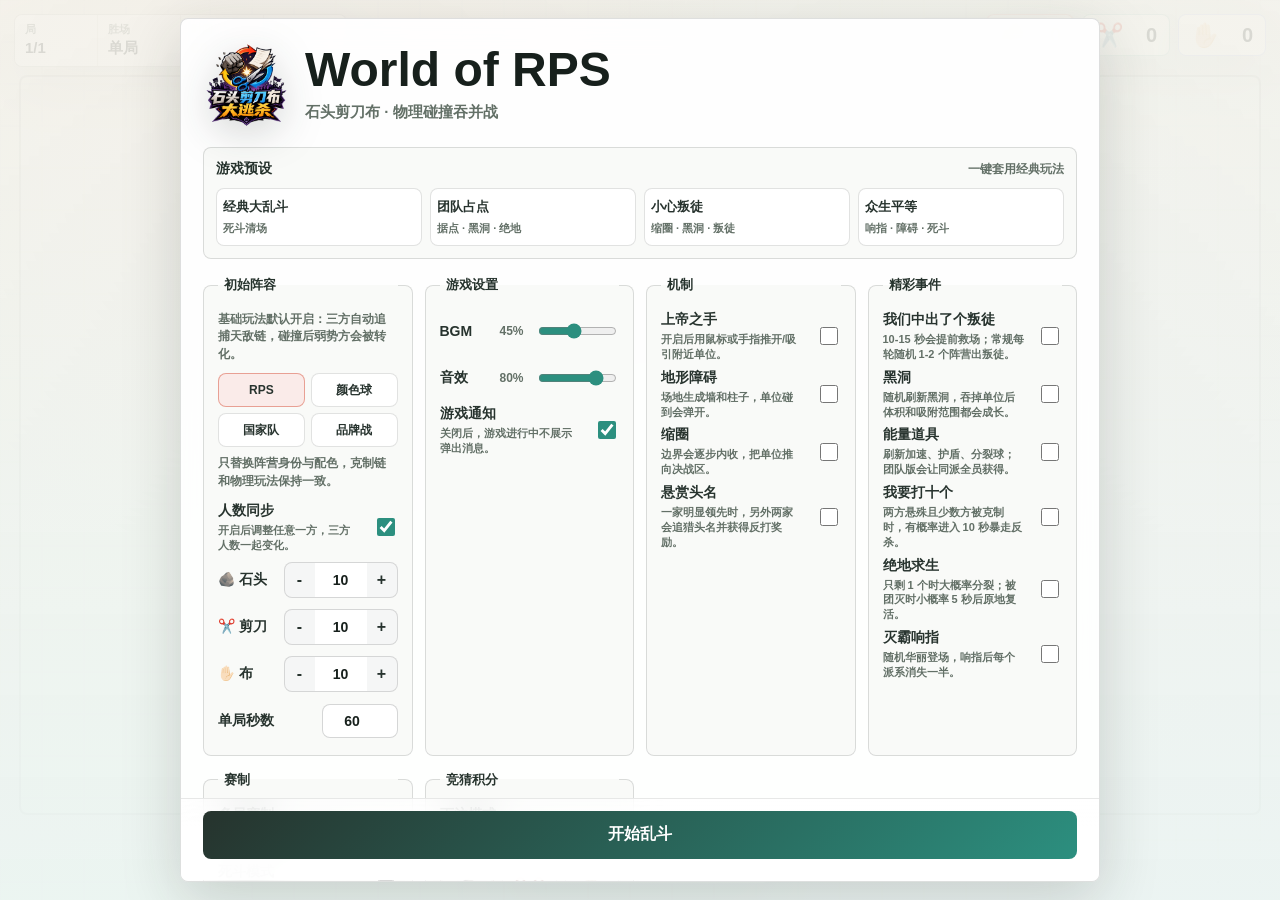
<file: index.html>
<!DOCTYPE html>
<html lang="zh-CN">
<head>
  <meta charset="UTF-8">
  <meta name="viewport" content="width=device-width, initial-scale=1.0, user-scalable=no">
  <title>World of RPS</title>
  <link rel="icon" type="image/png" href="assets/logo.png">
  <link rel="stylesheet" href="css/styles.css">
</head>
<body>
  <main id="app">
    <canvas id="game" aria-label="World of RPS"></canvas>

    <section id="hud" class="hud" aria-live="polite">
      <div class="round-panel">
        <div class="round-stat">
          <span>局</span>
          <strong><b id="round-index">1</b>/<b id="round-total">3</b></strong>
        </div>
        <div class="round-stat">
          <span>胜场</span>
          <strong id="match-score">0 · 0 · 0</strong>
        </div>
        <div class="round-stat">
          <span>时间</span>
          <strong id="timer">60.0</strong>
        </div>
        <div class="round-stat">
          <span>积分</span>
          <strong id="bank">1000</strong>
        </div>
      </div>

      <div class="scoreboard">
        <div class="score-pill rock">
          <span class="score-emoji" data-type-emoji="0">🪨</span>
          <strong id="s-rock">0</strong>
        </div>
        <div class="score-pill scissors">
          <span class="score-emoji" data-type-emoji="1">✂️</span>
          <strong id="s-scissors">0</strong>
        </div>
        <div class="score-pill paper">
          <span class="score-emoji" data-type-emoji="2">✋🏻</span>
          <strong id="s-paper">0</strong>
        </div>
      </div>
    </section>

    <aside id="event-feed" class="event-feed" aria-live="polite"></aside>

    <div id="ten-fight-bar" class="ten-fight-bar hidden" aria-live="polite">
      <span id="ten-fight-bar-fill"></span>
      <strong id="ten-fight-time">暴走 10.0s</strong>
    </div>

    <nav class="tool-dock" aria-label="控制">
      <button class="tool-btn field-tool active hidden" id="push-tool" type="button" data-field-mode="push" title="推开附近单位">↗</button>
      <button class="tool-btn field-tool hidden" id="pull-tool" type="button" data-field-mode="pull" title="吸引附近单位">↙</button>
      <button class="tool-btn" id="sound-toggle" type="button" title="音效开关">🔊</button>
      <button class="tool-btn" id="settings-toggle" type="button" title="游戏设置">⚙</button>
      <button class="tool-btn wide" id="god-hand-toggle" type="button">上帝之手</button>
      <button class="tool-btn wide hidden" id="home-btn" type="button">回首页</button>
      <button class="tool-btn wide" id="pause-toggle" type="button">暂停</button>
    </nav>

    <section id="settings-panel" class="settings-panel hidden" aria-label="游戏设置">
      <div class="settings-head">
        <strong>游戏设置</strong>
        <button id="settings-close" class="settings-close" type="button" title="关闭">×</button>
      </div>
      <label class="range-row">
        <span>BGM <strong data-volume-value="bgm">45%</strong></span>
        <input id="live-bgm-volume" type="range" min="0" max="100" value="45" step="1">
      </label>
      <label class="range-row">
        <span>音效 <strong data-volume-value="sfx">80%</strong></span>
        <input id="live-sfx-volume" type="range" min="0" max="100" value="80" step="1">
      </label>
      <label class="switch-row settings-switch">
        <span>
          游戏通知
          <small>控制游戏进行中的弹出消息。</small>
        </span>
        <input id="live-notifications" type="checkbox" checked>
      </label>
    </section>

    <section id="start-screen" class="screen">
      <div class="setup-modal">
        <div class="brand-row">
          <img class="brand-mark" id="brand-mark" src="assets/logo.png" alt="World of RPS">
          <div>
            <h1>World of RPS</h1>
            <p id="brand-subtitle">石头剪刀布 · 物理碰撞吞并战</p>
          </div>
        </div>

        <section class="preset-panel" aria-label="游戏预设">
          <div class="preset-head">
            <strong>
              <span class="preset-title-desktop">游戏预设</span>
              <span class="preset-title-mobile">经典战役</span>
            </strong>
            <span>一键套用经典玩法</span>
          </div>
          <div class="preset-grid">
            <button type="button" data-preset="classic">
              <strong>经典大乱斗</strong>
              <span>死斗清场</span>
            </button>
            <button type="button" data-preset="zones">
              <strong>团队占点</strong>
              <span>据点 · 黑洞 · 绝地</span>
            </button>
            <button type="button" data-preset="traitor">
              <strong>小心叛徒</strong>
              <span>缩圈 · 黑洞 · 叛徒</span>
            </button>
            <button type="button" data-preset="equality">
              <strong>众生平等</strong>
              <span>响指 · 障碍 · 死斗</span>
            </button>
          </div>
        </section>

        <div class="setup-grid">
          <fieldset class="setup-group" data-setup-group="lineup">
            <legend>
              <button class="setup-toggle" type="button" aria-expanded="false">
                <span>初始阵容</span>
                <small data-setup-summary="lineup">RPS · 10/10/10 · 60秒</small>
              </button>
            </legend>
            <p class="setup-help">基础玩法默认开启：三方自动追捕天敌链，碰撞后弱势方会被转化。</p>
            <div class="theme-row" aria-label="阵营主题">
              <button type="button" class="active" data-theme="rps">RPS</button>
              <button type="button" data-theme="colors">颜色球</button>
              <button type="button" data-theme="countries">国家队</button>
              <button type="button" data-theme="brands">品牌战</button>
            </div>
            <p class="setup-help theme-help">只替换阵营身份与配色，克制链和物理玩法保持一致。</p>
            <label class="text-row custom-name-row hidden">
              <span><span data-type-emoji="0">🪨</span> 名称</span>
              <input id="cfg-name-0" type="text" value="石头" maxlength="12">
            </label>
            <label class="text-row custom-name-row hidden">
              <span><span data-type-emoji="1">✂️</span> 名称</span>
              <input id="cfg-name-1" type="text" value="剪刀" maxlength="12">
            </label>
            <label class="text-row custom-name-row hidden">
              <span><span data-type-emoji="2">✋🏻</span> 名称</span>
              <input id="cfg-name-2" type="text" value="布" maxlength="12">
            </label>
            <label class="switch-row count-sync-row">
              <span>
                人数同步
                <small>开启后调整任意一方，三方人数一起变化。</small>
              </span>
              <input id="cfg-sync-counts" type="checkbox" checked>
            </label>
            <label class="number-row">
              <span><span data-type-emoji="0">🪨</span> <span data-type-label="0">石头</span></span>
              <div class="count-stepper">
                <button type="button" data-count-step="-1" data-count-target="cfg-rock" aria-label="减少石头人数">-</button>
                <input id="cfg-rock" type="number" value="10" min="3" max="60">
                <button type="button" data-count-step="1" data-count-target="cfg-rock" aria-label="增加石头人数">+</button>
              </div>
            </label>
            <label class="number-row">
              <span><span data-type-emoji="1">✂️</span> <span data-type-label="1">剪刀</span></span>
              <div class="count-stepper">
                <button type="button" data-count-step="-1" data-count-target="cfg-scissors" aria-label="减少剪刀人数">-</button>
                <input id="cfg-scissors" type="number" value="10" min="3" max="60">
                <button type="button" data-count-step="1" data-count-target="cfg-scissors" aria-label="增加剪刀人数">+</button>
              </div>
            </label>
            <label class="number-row">
              <span><span data-type-emoji="2">✋🏻</span> <span data-type-label="2">布</span></span>
              <div class="count-stepper">
                <button type="button" data-count-step="-1" data-count-target="cfg-paper" aria-label="减少布人数">-</button>
                <input id="cfg-paper" type="number" value="10" min="3" max="60">
                <button type="button" data-count-step="1" data-count-target="cfg-paper" aria-label="增加布人数">+</button>
              </div>
            </label>
            <label class="number-row">
              <span>单局秒数</span>
              <input id="cfg-duration" type="number" value="60" min="10" max="300" step="5">
            </label>
          </fieldset>

          <fieldset class="setup-group" data-setup-group="settings">
            <legend>
              <button class="setup-toggle" type="button" aria-expanded="false">
                <span>游戏设置</span>
                <small data-setup-summary="settings">BGM 45% · 音效 80%</small>
              </button>
            </legend>
            <label class="range-row">
              <span>BGM <strong data-volume-value="bgm">45%</strong></span>
              <input id="cfg-bgm-volume" type="range" min="0" max="100" value="45" step="1">
            </label>
            <label class="range-row">
              <span>音效 <strong data-volume-value="sfx">80%</strong></span>
              <input id="cfg-sfx-volume" type="range" min="0" max="100" value="80" step="1">
            </label>
            <label class="switch-row">
              <span>
                游戏通知
                <small>关闭后，游戏进行中不展示弹出消息。</small>
              </span>
              <input id="cfg-notifications" type="checkbox" checked>
            </label>
          </fieldset>

          <fieldset class="setup-group" data-setup-group="mechanics">
            <legend>
              <button class="setup-toggle" type="button" aria-expanded="false">
                <span>机制</span>
                <small data-setup-summary="mechanics">默认</small>
              </button>
            </legend>
            <label class="switch-row">
              <span>
                上帝之手
                <small>开启后用鼠标或手指推开/吸引附近单位。</small>
              </span>
              <input id="opt-god-hand" type="checkbox">
            </label>
            <label class="switch-row">
              <span>
                地形障碍
                <small>场地生成墙和柱子，单位碰到会弹开。</small>
              </span>
              <input id="opt-obstacles" type="checkbox">
            </label>
            <label class="switch-row">
              <span>
                缩圈
                <small>边界会逐步内收，把单位推向决战区。</small>
              </span>
              <input id="opt-shrink" type="checkbox">
            </label>
            <label class="switch-row">
              <span>
                悬赏头名
                <small>一家明显领先时，另外两家会追猎头名并获得反打奖励。</small>
              </span>
              <input id="opt-bounty" type="checkbox">
            </label>
          </fieldset>

          <fieldset class="setup-group" data-setup-group="events">
            <legend>
              <button class="setup-toggle" type="button" aria-expanded="false">
                <span>精彩事件</span>
                <small data-setup-summary="events">默认</small>
              </button>
            </legend>
            <label class="switch-row">
              <span>
                我们中出了个叛徒
                <small>10-15 秒会提前救场；常规每轮随机 1-2 个阵营出叛徒。</small>
              </span>
              <input id="opt-traitor" type="checkbox">
            </label>
            <label class="switch-row">
              <span>
                黑洞
                <small>随机刷新黑洞，吞掉单位后体积和吸附范围都会成长。</small>
              </span>
              <input id="opt-black-hole" type="checkbox">
            </label>
            <label class="switch-row">
              <span>
                能量道具
                <small>刷新加速、护盾、分裂球；团队版会让同派全员获得。</small>
              </span>
              <input id="opt-powerups" type="checkbox">
            </label>
            <label class="switch-row">
              <span>
                我要打十个
                <small>两方悬殊且少数方被克制时，有概率进入 10 秒暴走反杀。</small>
              </span>
              <input id="opt-ten-fight" type="checkbox">
            </label>
            <label class="switch-row">
              <span>
                绝地求生
                <small>只剩 1 个时大概率分裂；被团灭时小概率 5 秒后原地复活。</small>
              </span>
              <input id="opt-last-stand" type="checkbox">
            </label>
            <label class="switch-row">
              <span>
                灭霸响指
                <small>随机华丽登场，响指后每个派系消失一半。</small>
              </span>
              <input id="opt-thanos" type="checkbox">
            </label>
          </fieldset>

          <fieldset class="setup-group" data-setup-group="format">
            <legend>
              <button class="setup-toggle" type="button" aria-expanded="false">
                <span>赛制</span>
                <small data-setup-summary="format">单局</small>
              </button>
            </legend>
            <label class="switch-row">
              <span>
                多局赛制
                <small>开启后打三局两胜或五局三胜，胜方下局削弱。</small>
              </span>
              <input id="opt-tournament" type="checkbox">
            </label>
            <label class="switch-row">
              <span>
                死斗模式
                <small>无视倒计时，直到一方完全霸屏才结束。</small>
              </span>
              <input id="opt-deathmatch" type="checkbox">
            </label>
            <label class="switch-row">
              <span>
                据点争夺
                <small>场上出现 3 个占领区，先拿到目标分也能获胜。</small>
              </span>
              <input id="opt-zones" type="checkbox">
            </label>
            <div class="option-controls disabled" id="tournament-controls">
              <div class="segmented" id="match-length">
                <button type="button" class="active" data-best-of="3">三局两胜</button>
                <button type="button" data-best-of="5">五局三胜</button>
              </div>
              <label class="number-row">
                <span>胜方削弱</span>
                <input id="cfg-penalty" type="number" value="5" min="0" max="20">
              </label>
            </div>
          </fieldset>

          <fieldset class="setup-group" data-setup-group="betting">
            <legend>
              <button class="setup-toggle" type="button" aria-expanded="false">
                <span>竞猜积分</span>
                <small data-setup-summary="betting">未开</small>
              </button>
            </legend>
            <label class="switch-row">
              <span>
                下注模式
                <small>开局先选择支持选手，3·2·1 倒计时后开战。</small>
              </span>
              <input id="opt-betting" type="checkbox">
            </label>
            <div class="option-controls disabled" id="betting-controls">
              <div class="bet-buttons" id="bet-buttons">
              <button type="button" class="bet-card active" data-pick="0">
                <span data-type-emoji="0">🪨</span>
                <strong id="odds-rock">x2.00</strong>
              </button>
              <button type="button" class="bet-card" data-pick="1">
                <span data-type-emoji="1">✂️</span>
                <strong id="odds-scissors">x2.00</strong>
              </button>
              <button type="button" class="bet-card" data-pick="2">
                <span data-type-emoji="2">✋🏻</span>
                <strong id="odds-paper">x2.00</strong>
              </button>
              </div>
              <label class="number-row">
                <span>押注</span>
                <input id="cfg-stake" type="number" value="100" min="0" max="1000" step="25">
              </label>
            </div>
          </fieldset>
        </div>

        <div class="setup-actions">
          <button id="start-btn" class="primary-btn" type="button">开始乱斗</button>
          <button id="room-btn" class="secondary-btn" type="button" hidden>竞猜房间</button>
        </div>
      </div>
    </section>

    <section id="bet-screen" class="screen hidden">
      <div class="bet-modal">
        <h2>石头剪刀布大作战</h2>
        <p>请选择你支持的选手</p>
        <div class="intro-picks">
          <button type="button" class="intro-pick active" data-intro-pick="0">
            <span data-type-emoji="0">🪨</span>
            <strong data-type-label="0">石头</strong>
          </button>
          <button type="button" class="intro-pick" data-intro-pick="1">
            <span data-type-emoji="1">✂️</span>
            <strong data-type-label="1">剪刀</strong>
          </button>
          <button type="button" class="intro-pick" data-intro-pick="2">
            <span data-type-emoji="2">✋🏻</span>
            <strong data-type-label="2">布</strong>
          </button>
        </div>
        <div id="intro-summary" class="intro-summary" aria-label="本局设置"></div>
        <div id="bet-countdown" class="bet-countdown">3</div>
        <button id="intro-skip-btn" class="secondary-btn intro-skip-btn" type="button">直接开始</button>
      </div>
    </section>

    <section id="thanos-screen" class="thanos-screen hidden" aria-live="assertive">
      <div class="thanos-card">
        <img src="assets/thanos.png" alt="灭霸响指">
        <div class="thanos-copy">
          <strong>灭霸响指</strong>
          <span>所有派系消失一半</span>
        </div>
      </div>
    </section>

    <section id="ten-fight-screen" class="ten-fight-screen hidden" aria-live="assertive">
      <div class="ten-fight-copy">
        <strong id="ten-fight-title">触发了「我要打十个」！</strong>
        <span id="ten-fight-subtext">10 秒反杀窗口开启</span>
      </div>
    </section>

    <section id="result-screen" class="screen hidden">
      <div class="result-modal">
        <div id="winner-emoji" class="winner-emoji">🪨</div>
        <h2 id="winner-text">石头胜利</h2>
        <p id="winner-subtext">本局结算</p>
        <div id="next-bet-panel" class="next-bet-panel hidden">
          <div class="mini-title">下一局竞猜</div>
          <div class="bet-buttons compact" id="next-bet-buttons">
            <button type="button" class="bet-card active" data-pick="0">
              <span data-type-emoji="0">🪨</span>
              <strong id="next-odds-rock">x2.00</strong>
            </button>
            <button type="button" class="bet-card" data-pick="1">
              <span data-type-emoji="1">✂️</span>
              <strong id="next-odds-scissors">x2.00</strong>
            </button>
            <button type="button" class="bet-card" data-pick="2">
              <span data-type-emoji="2">✋🏻</span>
              <strong id="next-odds-paper">x2.00</strong>
            </button>
          </div>
          <label class="number-row next-stake-row">
            <span>押注</span>
            <input id="next-stake" type="number" value="100" min="0" max="1000" step="25">
          </label>
        </div>
        <div class="result-actions">
          <button id="report-btn" class="secondary-btn" type="button">查看战报</button>
          <button id="next-round-btn" class="primary-btn" type="button">下一局</button>
          <button id="restart-btn" class="secondary-btn" type="button">重新开赛</button>
        </div>
      </div>
    </section>

    <section id="report-screen" class="report-screen hidden" aria-label="赛后战报">
      <div class="report-card">
        <button id="report-close" class="report-close" type="button" title="关闭">×</button>
        <div class="report-head">
          <span>赛后战报</span>
          <strong>Battle Report</strong>
        </div>
        <section class="report-section">
          <h2>战局叙述</h2>
          <div id="report-text" class="report-text"></div>
        </section>
        <section class="report-section">
          <h2>人数变化</h2>
          <canvas id="report-chart" class="report-chart" aria-label="人数变化曲线"></canvas>
        </section>
        <section class="report-section">
          <h2>MVP 统计</h2>
          <div id="report-mvp" class="report-mvp"></div>
        </section>
      </div>
    </section>

    <section id="room-screen" class="room-screen hidden" aria-label="竞猜房间">
      <div class="room-card">
        <button id="room-exit" class="room-close" type="button" title="退出">×</button>
        <div id="room-name-panel" class="room-panel">
          <div class="room-kicker">竞猜房间</div>
          <h2>输入昵称进入房间</h2>
          <p id="room-status" class="room-status">留空房间号会自动创建；输入房间号可加入朋友的房间。</p>
          <label class="room-name-row">
            <span>昵称</span>
            <input id="room-name-input" type="text" maxlength="8" autocomplete="off" placeholder="最多 8 个字">
          </label>
          <label class="room-name-row">
            <span>房间号码</span>
            <input id="room-code-input" type="text" maxlength="4" inputmode="numeric" autocomplete="off" placeholder="留空自动创建">
          </label>
          <button id="room-name-confirm" class="primary-btn" type="button">进入房间</button>
        </div>

        <div id="room-betting-panel" class="room-panel hidden">
          <div class="room-kicker" id="room-countdown">下注时间：10 秒</div>
          <div id="room-code-badge" class="room-code-badge">房间 ---- · 1/10</div>
          <h2 id="room-preset-title">本局：经典大乱斗</h2>
          <p id="room-mechanics">机制：死斗</p>
          <div class="room-picks" id="room-picks">
            <button type="button" data-room-pick="0">🪨</button>
            <button type="button" data-room-pick="1">✂️</button>
            <button type="button" data-room-pick="2">✋🏻</button>
          </div>
          <div id="room-pick-status" class="room-pick-status">请选择本局赢家</div>
          <div class="room-board-wrap">
            <h3>排行榜</h3>
            <div id="room-leaderboard" class="room-leaderboard"></div>
          </div>
        </div>

        <div id="room-settle-panel" class="room-panel hidden">
          <div id="room-settle-emoji" class="room-settle-emoji">🪨</div>
          <h2 id="room-settle-title">本局结算</h2>
          <p id="room-settle-detail">下一局即将开始</p>
          <div id="room-settle-countdown" class="room-kicker">下一局开始：5 秒</div>
          <div id="room-settle-board" class="room-leaderboard"></div>
        </div>
      </div>
    </section>

    <div id="room-watch-bar" class="room-watch-bar hidden">
      <span id="room-watch-status">你押了 ✂️</span>
      <button id="room-rank-toggle" type="button">排行榜</button>
    </div>

    <aside id="room-rank-panel" class="room-rank-panel hidden" aria-label="竞猜房间排行榜">
      <strong>排行榜</strong>
      <div id="room-watch-board" class="room-leaderboard compact"></div>
    </aside>
  </main>

  <script>
    window.__rpsErrors = [];
    window.addEventListener("error", (event) => {
      window.__rpsErrors.push(`${event.message} @ ${event.filename}:${event.lineno}`);
    });
    window.addEventListener("unhandledrejection", (event) => {
      window.__rpsErrors.push(String(event.reason?.stack || event.reason));
    });
  </script>
  <script type="module" src="js/game.js?v=0.2.7"></script>
</body>
</html>
</file>
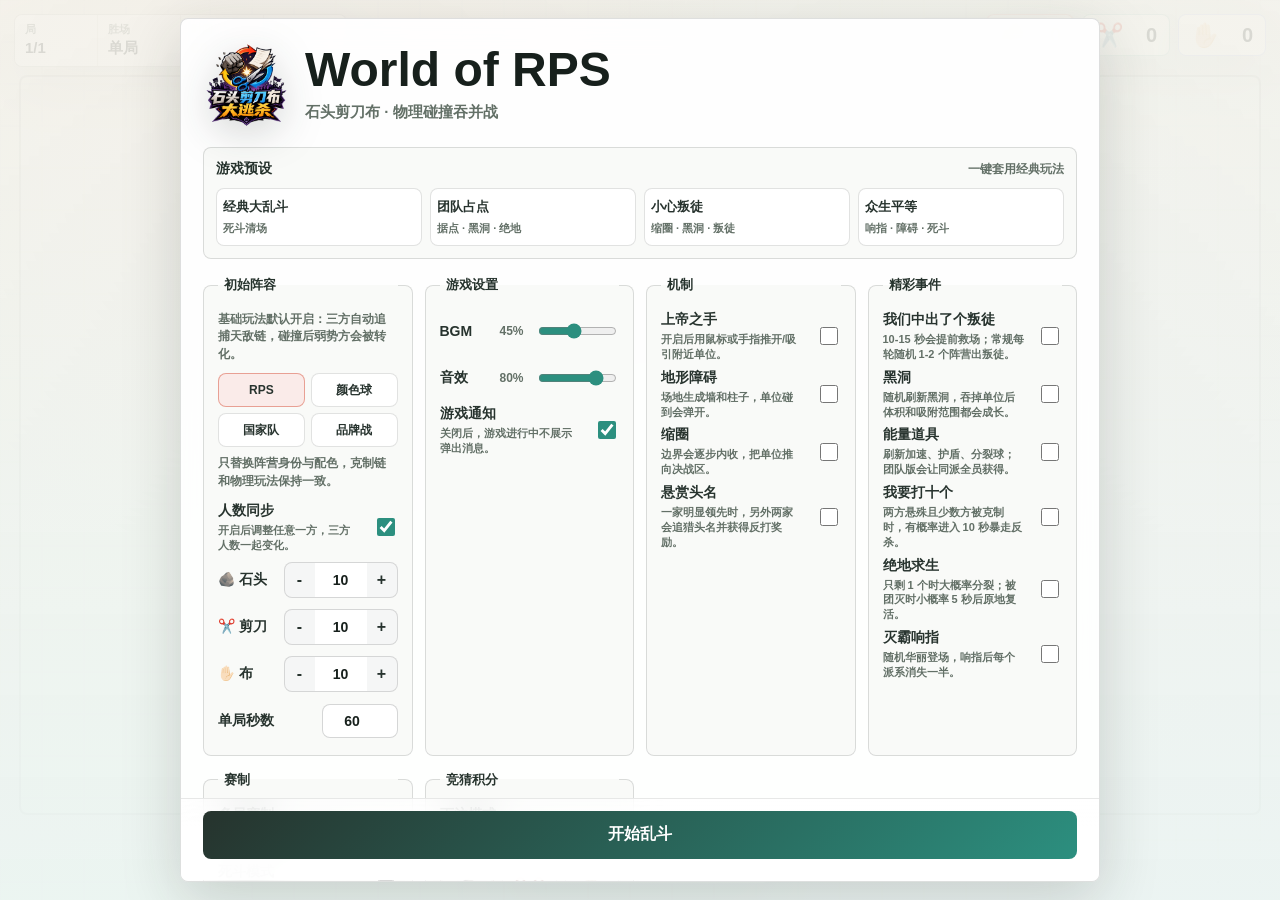
<file: harmony-next/entry/src/main/resources/rawfile/world-rps/index.html>
<!DOCTYPE html>
<html lang="zh-CN">
<head>
  <meta charset="UTF-8">
  <meta name="viewport" content="width=device-width, initial-scale=1.0, user-scalable=no">
  <title>World of RPS</title>
  <link rel="icon" type="image/png" href="assets/logo.png">
  <link rel="stylesheet" href="css/styles.css">
</head>
<body>
  <main id="app">
    <canvas id="game" aria-label="World of RPS"></canvas>

    <section id="hud" class="hud" aria-live="polite">
      <div class="round-panel">
        <div class="round-stat">
          <span>局</span>
          <strong><b id="round-index">1</b>/<b id="round-total">3</b></strong>
        </div>
        <div class="round-stat">
          <span>胜场</span>
          <strong id="match-score">0 · 0 · 0</strong>
        </div>
        <div class="round-stat">
          <span>时间</span>
          <strong id="timer">60.0</strong>
        </div>
        <div class="round-stat">
          <span>积分</span>
          <strong id="bank">1000</strong>
        </div>
      </div>

      <div class="scoreboard">
        <div class="score-pill rock">
          <span class="score-emoji" data-type-emoji="0">🪨</span>
          <strong id="s-rock">0</strong>
        </div>
        <div class="score-pill scissors">
          <span class="score-emoji" data-type-emoji="1">✂️</span>
          <strong id="s-scissors">0</strong>
        </div>
        <div class="score-pill paper">
          <span class="score-emoji" data-type-emoji="2">✋🏻</span>
          <strong id="s-paper">0</strong>
        </div>
      </div>
    </section>

    <aside id="event-feed" class="event-feed" aria-live="polite"></aside>

    <div id="ten-fight-bar" class="ten-fight-bar hidden" aria-live="polite">
      <span id="ten-fight-bar-fill"></span>
      <strong id="ten-fight-time">暴走 10.0s</strong>
    </div>

    <nav class="tool-dock" aria-label="控制">
      <button class="tool-btn field-tool active hidden" id="push-tool" type="button" data-field-mode="push" title="推开附近单位">↗</button>
      <button class="tool-btn field-tool hidden" id="pull-tool" type="button" data-field-mode="pull" title="吸引附近单位">↙</button>
      <button class="tool-btn" id="sound-toggle" type="button" title="音效开关">🔊</button>
      <button class="tool-btn" id="settings-toggle" type="button" title="游戏设置">⚙</button>
      <button class="tool-btn wide" id="god-hand-toggle" type="button">上帝之手</button>
      <button class="tool-btn wide hidden" id="home-btn" type="button">回首页</button>
      <button class="tool-btn wide" id="pause-toggle" type="button">暂停</button>
    </nav>

    <section id="settings-panel" class="settings-panel hidden" aria-label="游戏设置">
      <div class="settings-head">
        <strong>游戏设置</strong>
        <button id="settings-close" class="settings-close" type="button" title="关闭">×</button>
      </div>
      <label class="range-row">
        <span>BGM <strong data-volume-value="bgm">45%</strong></span>
        <input id="live-bgm-volume" type="range" min="0" max="100" value="45" step="1">
      </label>
      <label class="range-row">
        <span>音效 <strong data-volume-value="sfx">80%</strong></span>
        <input id="live-sfx-volume" type="range" min="0" max="100" value="80" step="1">
      </label>
      <label class="switch-row settings-switch">
        <span>
          游戏通知
          <small>控制游戏进行中的弹出消息。</small>
        </span>
        <input id="live-notifications" type="checkbox" checked>
      </label>
    </section>

    <section id="start-screen" class="screen">
      <div class="setup-modal">
        <div class="brand-row">
          <img class="brand-mark" id="brand-mark" src="assets/logo.png" alt="World of RPS">
          <div>
            <h1>World of RPS</h1>
            <p id="brand-subtitle">石头剪刀布 · 物理碰撞吞并战</p>
          </div>
        </div>

        <section class="preset-panel" aria-label="游戏预设">
          <div class="preset-head">
            <strong>
              <span class="preset-title-desktop">游戏预设</span>
              <span class="preset-title-mobile">经典战役</span>
            </strong>
            <span>一键套用经典玩法</span>
          </div>
          <div class="preset-grid">
            <button type="button" data-preset="classic">
              <strong>经典大乱斗</strong>
              <span>死斗清场</span>
            </button>
            <button type="button" data-preset="zones">
              <strong>团队占点</strong>
              <span>据点 · 黑洞 · 绝地</span>
            </button>
            <button type="button" data-preset="traitor">
              <strong>小心叛徒</strong>
              <span>缩圈 · 黑洞 · 叛徒</span>
            </button>
            <button type="button" data-preset="equality">
              <strong>众生平等</strong>
              <span>响指 · 障碍 · 死斗</span>
            </button>
          </div>
        </section>

        <div class="setup-grid">
          <fieldset class="setup-group" data-setup-group="lineup">
            <legend>
              <button class="setup-toggle" type="button" aria-expanded="false">
                <span>初始阵容</span>
                <small data-setup-summary="lineup">RPS · 10/10/10 · 60秒</small>
              </button>
            </legend>
            <p class="setup-help">基础玩法默认开启：三方自动追捕天敌链，碰撞后弱势方会被转化。</p>
            <div class="theme-row" aria-label="阵营主题">
              <button type="button" class="active" data-theme="rps">RPS</button>
              <button type="button" data-theme="colors">颜色球</button>
              <button type="button" data-theme="countries">国家队</button>
              <button type="button" data-theme="brands">品牌战</button>
            </div>
            <p class="setup-help theme-help">只替换阵营身份与配色，克制链和物理玩法保持一致。</p>
            <label class="text-row custom-name-row hidden">
              <span><span data-type-emoji="0">🪨</span> 名称</span>
              <input id="cfg-name-0" type="text" value="石头" maxlength="12">
            </label>
            <label class="text-row custom-name-row hidden">
              <span><span data-type-emoji="1">✂️</span> 名称</span>
              <input id="cfg-name-1" type="text" value="剪刀" maxlength="12">
            </label>
            <label class="text-row custom-name-row hidden">
              <span><span data-type-emoji="2">✋🏻</span> 名称</span>
              <input id="cfg-name-2" type="text" value="布" maxlength="12">
            </label>
            <label class="switch-row count-sync-row">
              <span>
                人数同步
                <small>开启后调整任意一方，三方人数一起变化。</small>
              </span>
              <input id="cfg-sync-counts" type="checkbox" checked>
            </label>
            <label class="number-row">
              <span><span data-type-emoji="0">🪨</span> <span data-type-label="0">石头</span></span>
              <div class="count-stepper">
                <button type="button" data-count-step="-1" data-count-target="cfg-rock" aria-label="减少石头人数">-</button>
                <input id="cfg-rock" type="number" value="10" min="3" max="60">
                <button type="button" data-count-step="1" data-count-target="cfg-rock" aria-label="增加石头人数">+</button>
              </div>
            </label>
            <label class="number-row">
              <span><span data-type-emoji="1">✂️</span> <span data-type-label="1">剪刀</span></span>
              <div class="count-stepper">
                <button type="button" data-count-step="-1" data-count-target="cfg-scissors" aria-label="减少剪刀人数">-</button>
                <input id="cfg-scissors" type="number" value="10" min="3" max="60">
                <button type="button" data-count-step="1" data-count-target="cfg-scissors" aria-label="增加剪刀人数">+</button>
              </div>
            </label>
            <label class="number-row">
              <span><span data-type-emoji="2">✋🏻</span> <span data-type-label="2">布</span></span>
              <div class="count-stepper">
                <button type="button" data-count-step="-1" data-count-target="cfg-paper" aria-label="减少布人数">-</button>
                <input id="cfg-paper" type="number" value="10" min="3" max="60">
                <button type="button" data-count-step="1" data-count-target="cfg-paper" aria-label="增加布人数">+</button>
              </div>
            </label>
            <label class="number-row">
              <span>单局秒数</span>
              <input id="cfg-duration" type="number" value="60" min="10" max="300" step="5">
            </label>
          </fieldset>

          <fieldset class="setup-group" data-setup-group="settings">
            <legend>
              <button class="setup-toggle" type="button" aria-expanded="false">
                <span>游戏设置</span>
                <small data-setup-summary="settings">BGM 45% · 音效 80%</small>
              </button>
            </legend>
            <label class="range-row">
              <span>BGM <strong data-volume-value="bgm">45%</strong></span>
              <input id="cfg-bgm-volume" type="range" min="0" max="100" value="45" step="1">
            </label>
            <label class="range-row">
              <span>音效 <strong data-volume-value="sfx">80%</strong></span>
              <input id="cfg-sfx-volume" type="range" min="0" max="100" value="80" step="1">
            </label>
            <label class="switch-row">
              <span>
                游戏通知
                <small>关闭后，游戏进行中不展示弹出消息。</small>
              </span>
              <input id="cfg-notifications" type="checkbox" checked>
            </label>
          </fieldset>

          <fieldset class="setup-group" data-setup-group="mechanics">
            <legend>
              <button class="setup-toggle" type="button" aria-expanded="false">
                <span>机制</span>
                <small data-setup-summary="mechanics">默认</small>
              </button>
            </legend>
            <label class="switch-row">
              <span>
                上帝之手
                <small>开启后用鼠标或手指推开/吸引附近单位。</small>
              </span>
              <input id="opt-god-hand" type="checkbox">
            </label>
            <label class="switch-row">
              <span>
                地形障碍
                <small>场地生成墙和柱子，单位碰到会弹开。</small>
              </span>
              <input id="opt-obstacles" type="checkbox">
            </label>
            <label class="switch-row">
              <span>
                缩圈
                <small>边界会逐步内收，把单位推向决战区。</small>
              </span>
              <input id="opt-shrink" type="checkbox">
            </label>
            <label class="switch-row">
              <span>
                悬赏头名
                <small>一家明显领先时，另外两家会追猎头名并获得反打奖励。</small>
              </span>
              <input id="opt-bounty" type="checkbox">
            </label>
          </fieldset>

          <fieldset class="setup-group" data-setup-group="events">
            <legend>
              <button class="setup-toggle" type="button" aria-expanded="false">
                <span>精彩事件</span>
                <small data-setup-summary="events">默认</small>
              </button>
            </legend>
            <label class="switch-row">
              <span>
                我们中出了个叛徒
                <small>10-15 秒会提前救场；常规每轮随机 1-2 个阵营出叛徒。</small>
              </span>
              <input id="opt-traitor" type="checkbox">
            </label>
            <label class="switch-row">
              <span>
                黑洞
                <small>随机刷新黑洞，吞掉单位后体积和吸附范围都会成长。</small>
              </span>
              <input id="opt-black-hole" type="checkbox">
            </label>
            <label class="switch-row">
              <span>
                能量道具
                <small>刷新加速、护盾、分裂球；团队版会让同派全员获得。</small>
              </span>
              <input id="opt-powerups" type="checkbox">
            </label>
            <label class="switch-row">
              <span>
                我要打十个
                <small>两方悬殊且少数方被克制时，有概率进入 10 秒暴走反杀。</small>
              </span>
              <input id="opt-ten-fight" type="checkbox">
            </label>
            <label class="switch-row">
              <span>
                绝地求生
                <small>只剩 1 个时大概率分裂；被团灭时小概率 5 秒后原地复活。</small>
              </span>
              <input id="opt-last-stand" type="checkbox">
            </label>
            <label class="switch-row">
              <span>
                灭霸响指
                <small>随机华丽登场，响指后每个派系消失一半。</small>
              </span>
              <input id="opt-thanos" type="checkbox">
            </label>
          </fieldset>

          <fieldset class="setup-group" data-setup-group="format">
            <legend>
              <button class="setup-toggle" type="button" aria-expanded="false">
                <span>赛制</span>
                <small data-setup-summary="format">单局</small>
              </button>
            </legend>
            <label class="switch-row">
              <span>
                多局赛制
                <small>开启后打三局两胜或五局三胜，胜方下局削弱。</small>
              </span>
              <input id="opt-tournament" type="checkbox">
            </label>
            <label class="switch-row">
              <span>
                死斗模式
                <small>无视倒计时，直到一方完全霸屏才结束。</small>
              </span>
              <input id="opt-deathmatch" type="checkbox">
            </label>
            <label class="switch-row">
              <span>
                据点争夺
                <small>场上出现 3 个占领区，先拿到目标分也能获胜。</small>
              </span>
              <input id="opt-zones" type="checkbox">
            </label>
            <div class="option-controls disabled" id="tournament-controls">
              <div class="segmented" id="match-length">
                <button type="button" class="active" data-best-of="3">三局两胜</button>
                <button type="button" data-best-of="5">五局三胜</button>
              </div>
              <label class="number-row">
                <span>胜方削弱</span>
                <input id="cfg-penalty" type="number" value="5" min="0" max="20">
              </label>
            </div>
          </fieldset>

          <fieldset class="setup-group" data-setup-group="betting">
            <legend>
              <button class="setup-toggle" type="button" aria-expanded="false">
                <span>竞猜积分</span>
                <small data-setup-summary="betting">未开</small>
              </button>
            </legend>
            <label class="switch-row">
              <span>
                下注模式
                <small>开局先选择支持选手，3·2·1 倒计时后开战。</small>
              </span>
              <input id="opt-betting" type="checkbox">
            </label>
            <div class="option-controls disabled" id="betting-controls">
              <div class="bet-buttons" id="bet-buttons">
              <button type="button" class="bet-card active" data-pick="0">
                <span data-type-emoji="0">🪨</span>
                <strong id="odds-rock">x2.00</strong>
              </button>
              <button type="button" class="bet-card" data-pick="1">
                <span data-type-emoji="1">✂️</span>
                <strong id="odds-scissors">x2.00</strong>
              </button>
              <button type="button" class="bet-card" data-pick="2">
                <span data-type-emoji="2">✋🏻</span>
                <strong id="odds-paper">x2.00</strong>
              </button>
              </div>
              <label class="number-row">
                <span>押注</span>
                <input id="cfg-stake" type="number" value="100" min="0" max="1000" step="25">
              </label>
            </div>
          </fieldset>
        </div>

        <div class="setup-actions">
          <button id="start-btn" class="primary-btn" type="button">开始乱斗</button>
          <button id="room-btn" class="secondary-btn" type="button" hidden>竞猜房间</button>
        </div>
      </div>
    </section>

    <section id="bet-screen" class="screen hidden">
      <div class="bet-modal">
        <h2>石头剪刀布大作战</h2>
        <p>请选择你支持的选手</p>
        <div class="intro-picks">
          <button type="button" class="intro-pick active" data-intro-pick="0">
            <span data-type-emoji="0">🪨</span>
            <strong data-type-label="0">石头</strong>
          </button>
          <button type="button" class="intro-pick" data-intro-pick="1">
            <span data-type-emoji="1">✂️</span>
            <strong data-type-label="1">剪刀</strong>
          </button>
          <button type="button" class="intro-pick" data-intro-pick="2">
            <span data-type-emoji="2">✋🏻</span>
            <strong data-type-label="2">布</strong>
          </button>
        </div>
        <div id="intro-summary" class="intro-summary" aria-label="本局设置"></div>
        <div id="bet-countdown" class="bet-countdown">3</div>
        <button id="intro-skip-btn" class="secondary-btn intro-skip-btn" type="button">直接开始</button>
      </div>
    </section>

    <section id="thanos-screen" class="thanos-screen hidden" aria-live="assertive">
      <div class="thanos-card">
        <img src="assets/thanos.png" alt="灭霸响指">
        <div class="thanos-copy">
          <strong>灭霸响指</strong>
          <span>所有派系消失一半</span>
        </div>
      </div>
    </section>

    <section id="ten-fight-screen" class="ten-fight-screen hidden" aria-live="assertive">
      <div class="ten-fight-copy">
        <strong id="ten-fight-title">触发了「我要打十个」！</strong>
        <span id="ten-fight-subtext">10 秒反杀窗口开启</span>
      </div>
    </section>

    <section id="result-screen" class="screen hidden">
      <div class="result-modal">
        <div id="winner-emoji" class="winner-emoji">🪨</div>
        <h2 id="winner-text">石头胜利</h2>
        <p id="winner-subtext">本局结算</p>
        <div id="next-bet-panel" class="next-bet-panel hidden">
          <div class="mini-title">下一局竞猜</div>
          <div class="bet-buttons compact" id="next-bet-buttons">
            <button type="button" class="bet-card active" data-pick="0">
              <span data-type-emoji="0">🪨</span>
              <strong id="next-odds-rock">x2.00</strong>
            </button>
            <button type="button" class="bet-card" data-pick="1">
              <span data-type-emoji="1">✂️</span>
              <strong id="next-odds-scissors">x2.00</strong>
            </button>
            <button type="button" class="bet-card" data-pick="2">
              <span data-type-emoji="2">✋🏻</span>
              <strong id="next-odds-paper">x2.00</strong>
            </button>
          </div>
          <label class="number-row next-stake-row">
            <span>押注</span>
            <input id="next-stake" type="number" value="100" min="0" max="1000" step="25">
          </label>
        </div>
        <div class="result-actions">
          <button id="report-btn" class="secondary-btn" type="button">查看战报</button>
          <button id="next-round-btn" class="primary-btn" type="button">下一局</button>
          <button id="restart-btn" class="secondary-btn" type="button">重新开赛</button>
        </div>
      </div>
    </section>

    <section id="report-screen" class="report-screen hidden" aria-label="赛后战报">
      <div class="report-card">
        <button id="report-close" class="report-close" type="button" title="关闭">×</button>
        <div class="report-head">
          <span>赛后战报</span>
          <strong>Battle Report</strong>
        </div>
        <section class="report-section">
          <h2>战局叙述</h2>
          <div id="report-text" class="report-text"></div>
        </section>
        <section class="report-section">
          <h2>人数变化</h2>
          <canvas id="report-chart" class="report-chart" aria-label="人数变化曲线"></canvas>
        </section>
        <section class="report-section">
          <h2>MVP 统计</h2>
          <div id="report-mvp" class="report-mvp"></div>
        </section>
      </div>
    </section>

    <section id="room-screen" class="room-screen hidden" aria-label="竞猜房间">
      <div class="room-card">
        <button id="room-exit" class="room-close" type="button" title="退出">×</button>
        <div id="room-name-panel" class="room-panel">
          <div class="room-kicker">竞猜房间</div>
          <h2>输入昵称进入房间</h2>
          <p id="room-status" class="room-status">留空房间号会自动创建；输入房间号可加入朋友的房间。</p>
          <label class="room-name-row">
            <span>昵称</span>
            <input id="room-name-input" type="text" maxlength="8" autocomplete="off" placeholder="最多 8 个字">
          </label>
          <label class="room-name-row">
            <span>房间号码</span>
            <input id="room-code-input" type="text" maxlength="4" inputmode="numeric" autocomplete="off" placeholder="留空自动创建">
          </label>
          <button id="room-name-confirm" class="primary-btn" type="button">进入房间</button>
        </div>

        <div id="room-betting-panel" class="room-panel hidden">
          <div class="room-kicker" id="room-countdown">下注时间：10 秒</div>
          <div id="room-code-badge" class="room-code-badge">房间 ---- · 1/10</div>
          <h2 id="room-preset-title">本局：经典大乱斗</h2>
          <p id="room-mechanics">机制：死斗</p>
          <div class="room-picks" id="room-picks">
            <button type="button" data-room-pick="0">🪨</button>
            <button type="button" data-room-pick="1">✂️</button>
            <button type="button" data-room-pick="2">✋🏻</button>
          </div>
          <div id="room-pick-status" class="room-pick-status">请选择本局赢家</div>
          <div class="room-board-wrap">
            <h3>排行榜</h3>
            <div id="room-leaderboard" class="room-leaderboard"></div>
          </div>
        </div>

        <div id="room-settle-panel" class="room-panel hidden">
          <div id="room-settle-emoji" class="room-settle-emoji">🪨</div>
          <h2 id="room-settle-title">本局结算</h2>
          <p id="room-settle-detail">下一局即将开始</p>
          <div id="room-settle-countdown" class="room-kicker">下一局开始：5 秒</div>
          <div id="room-settle-board" class="room-leaderboard"></div>
        </div>
      </div>
    </section>

    <div id="room-watch-bar" class="room-watch-bar hidden">
      <span id="room-watch-status">你押了 ✂️</span>
      <button id="room-rank-toggle" type="button">排行榜</button>
    </div>

    <aside id="room-rank-panel" class="room-rank-panel hidden" aria-label="竞猜房间排行榜">
      <strong>排行榜</strong>
      <div id="room-watch-board" class="room-leaderboard compact"></div>
    </aside>
  </main>

  <script>
    window.__rpsErrors = [];
    window.addEventListener("error", (event) => {
      window.__rpsErrors.push(`${event.message} @ ${event.filename}:${event.lineno}`);
    });
    window.addEventListener("unhandledrejection", (event) => {
      window.__rpsErrors.push(String(event.reason?.stack || event.reason));
    });
  </script>
  <script type="module" src="js/game.js"></script>
</body>
</html>
</file>
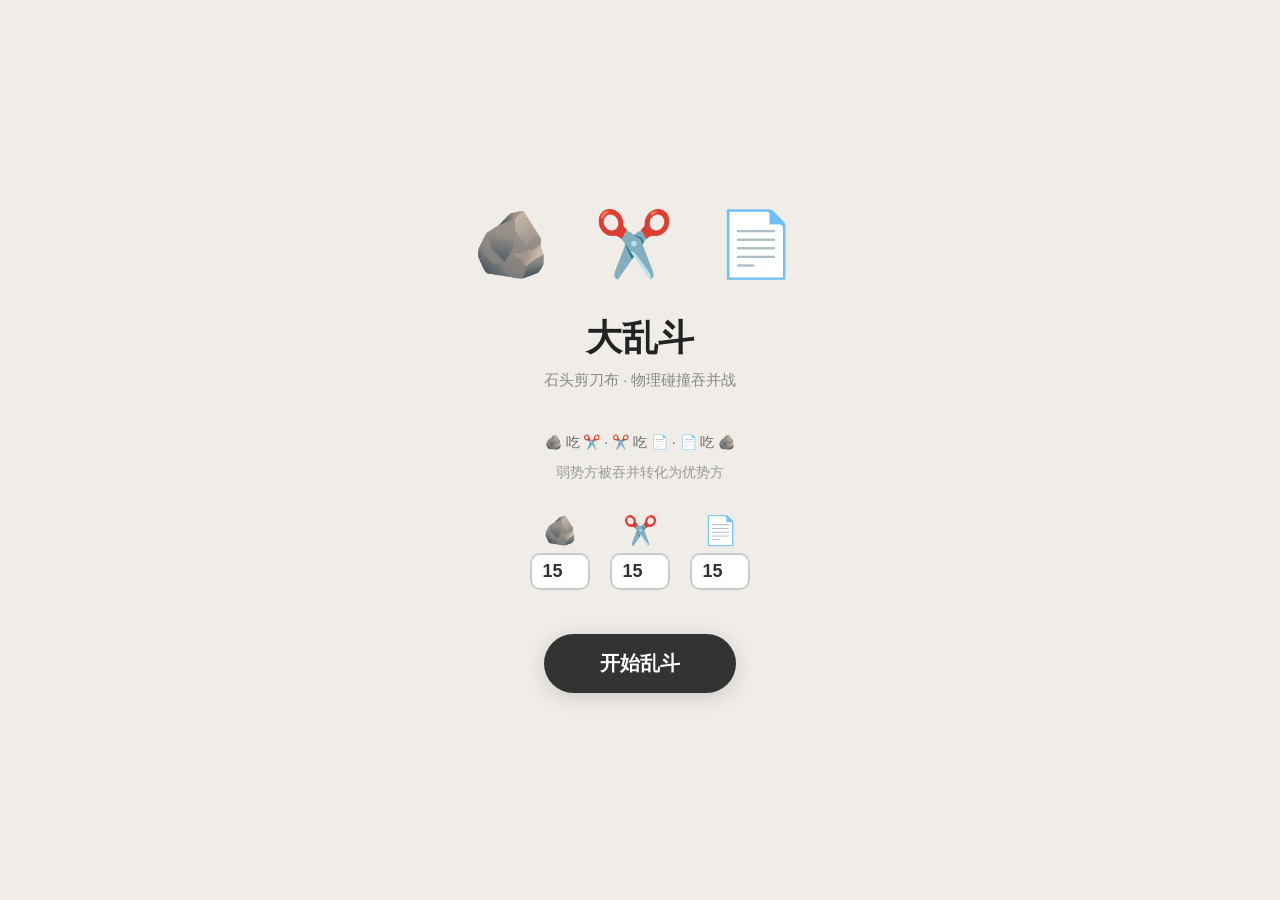
<file: legacy/rps_battle_original.html>
<!DOCTYPE html>
<html lang="zh">
<head>
<meta charset="UTF-8">
<meta name="viewport" content="width=device-width, initial-scale=1.0, user-scalable=no">
<title>石头剪刀布大乱斗</title>
<style>
  * { margin: 0; padding: 0; box-sizing: border-box; }
  html, body { 
    width: 100%; height: 100%; overflow: hidden; 
    background: #f0ede8; 
    font-family: -apple-system, 'PingFang SC', sans-serif;
    touch-action: none;
    user-select: none;
  }
  canvas { display: block; width: 100%; height: 100%; }
  
  #ui-overlay {
    position: absolute; top: 0; left: 0; right: 0;
    pointer-events: none; z-index: 10;
    padding: 16px 20px;
  }
  .scoreboard {
    display: flex; gap: 16px; 
    font-size: 22px; font-weight: 700;
    color: #333;
    text-shadow: 0 1px 2px rgba(255,255,255,0.8);
  }
  .scoreboard span { display: flex; align-items: center; gap: 4px; }
  
  #winner-screen {
    position: absolute; inset: 0;
    display: none; 
    flex-direction: column;
    align-items: center; justify-content: center;
    background: rgba(0,0,0,0.45);
    z-index: 20;
    backdrop-filter: blur(6px);
    -webkit-backdrop-filter: blur(6px);
  }
  #winner-screen.show { display: flex; }
  #winner-emoji { font-size: 100px; animation: bounce 0.6s ease infinite alternate; }
  #winner-text { 
    font-size: 28px; font-weight: 800; color: #fff; 
    margin-top: 12px; letter-spacing: 2px;
    text-shadow: 0 2px 8px rgba(0,0,0,0.4);
  }
  #restart-btn {
    margin-top: 32px; padding: 14px 48px;
    font-size: 18px; font-weight: 700;
    border: none; border-radius: 40px;
    background: #fff; color: #333;
    cursor: pointer; pointer-events: auto;
    box-shadow: 0 4px 20px rgba(0,0,0,0.2);
    transition: transform 0.15s;
  }
  #restart-btn:active { transform: scale(0.95); }
  
  @keyframes bounce {
    from { transform: translateY(0) scale(1); }
    to { transform: translateY(-16px) scale(1.1); }
  }
  
  #start-screen {
    position: absolute; inset: 0;
    display: flex; flex-direction: column;
    align-items: center; justify-content: center;
    background: #f0ede8;
    z-index: 30;
  }
  #start-screen.hidden { display: none; }
  .start-title { font-size: 36px; font-weight: 900; color: #222; margin-bottom: 8px; }
  .start-sub { font-size: 15px; color: #888; margin-bottom: 40px; }
  .start-emojis { font-size: 64px; margin-bottom: 32px; letter-spacing: 12px; }
  .start-rule { font-size: 14px; color: #666; margin: 4px 0; }
  #start-btn {
    margin-top: 36px; padding: 16px 56px;
    font-size: 20px; font-weight: 700;
    border: none; border-radius: 40px;
    background: #333; color: #fff;
    cursor: pointer;
    box-shadow: 0 4px 20px rgba(0,0,0,0.15);
    transition: transform 0.15s;
  }
  #start-btn:active { transform: scale(0.95); }
  
  .count-config {
    display: flex; gap: 20px; margin-top: 28px; margin-bottom: 8px;
  }
  .count-item {
    display: flex; flex-direction: column; align-items: center; gap: 6px;
  }
  .count-item label { font-size: 28px; }
  .count-item input {
    width: 60px; text-align: center;
    font-size: 18px; font-weight: 700;
    border: 2px solid #ccc; border-radius: 10px;
    padding: 6px; background: #fff; color: #333;
  }
</style>
</head>
<body>

<div id="start-screen">
  <div class="start-emojis">🪨 ✂️ 📄</div>
  <div class="start-title">大乱斗</div>
  <div class="start-sub">石头剪刀布 · 物理碰撞吞并战</div>
  <div class="start-rule">🪨 吃 ✂️ · ✂️ 吃 📄 · 📄 吃 🪨</div>
  <div class="start-rule" style="margin-top:8px;color:#999;">弱势方被吞并转化为优势方</div>
  <div class="count-config">
    <div class="count-item"><label>🪨</label><input type="number" id="cfg-rock" value="15" min="1" max="60"></div>
    <div class="count-item"><label>✂️</label><input type="number" id="cfg-scissors" value="15" min="1" max="60"></div>
    <div class="count-item"><label>📄</label><input type="number" id="cfg-paper" value="15" min="1" max="60"></div>
  </div>
  <button id="start-btn">开始乱斗</button>
</div>

<div id="ui-overlay">
  <div class="scoreboard">
    <span>🪨 <b id="s-rock">0</b></span>
    <span>✂️ <b id="s-scissors">0</b></span>
    <span>📄 <b id="s-paper">0</b></span>
  </div>
</div>

<canvas id="game"></canvas>

<div id="winner-screen">
  <div id="winner-emoji"></div>
  <div id="winner-text">胜利！</div>
  <button id="restart-btn">再来一局</button>
</div>

<script>
const canvas = document.getElementById('game');
const ctx = canvas.getContext('2d');

let W, H, dpr;
let entities = [];
let gameOver = false;
let animId;

const TYPES = { ROCK: 0, SCISSORS: 1, PAPER: 2 };
const EMOJIS = ['🪨', '✂️', '📄'];
const RADIUS = 18;
const SPEED = 2.2;
const CHASE_STRENGTH = 0.012;
const FLEE_STRENGTH = 0.009;
const FRICTION = 0.995;
const CONVERT_COOLDOWN = 300; // ms

// who beats whom: ROCK beats SCISSORS, SCISSORS beats PAPER, PAPER beats ROCK
function beats(a, b) {
  return (a === TYPES.ROCK && b === TYPES.SCISSORS) ||
         (a === TYPES.SCISSORS && b === TYPES.PAPER) ||
         (a === TYPES.PAPER && b === TYPES.ROCK);
}

function resize() {
  dpr = window.devicePixelRatio || 1;
  W = window.innerWidth;
  H = window.innerHeight;
  canvas.width = W * dpr;
  canvas.height = H * dpr;
  ctx.setTransform(dpr, 0, 0, dpr, 0, 0);
}

function spawnEntities(rockN, scissorsN, paperN) {
  entities = [];
  const counts = [rockN, scissorsN, paperN];
  for (let t = 0; t < 3; t++) {
    for (let i = 0; i < counts[t]; i++) {
      entities.push({
        type: t,
        x: RADIUS + Math.random() * (W - RADIUS * 2),
        y: RADIUS + 60 + Math.random() * (H - RADIUS * 2 - 80),
        vx: (Math.random() - 0.5) * SPEED * 2,
        vy: (Math.random() - 0.5) * SPEED * 2,
        lastConverted: 0,
        scale: 1,
      });
    }
  }
}

function findNearest(e, targetType) {
  let best = null, bestD = Infinity;
  for (const o of entities) {
    if (o === e || o.type !== targetType) continue;
    const d = (o.x - e.x) ** 2 + (o.y - e.y) ** 2;
    if (d < bestD) { bestD = d; best = o; }
  }
  return best;
}

function preyType(t) { return (t + 1) % 3; }
function predatorType(t) { return (t + 2) % 3; }

function update(now) {
  for (const e of entities) {
    // chase prey
    const prey = findNearest(e, preyType(e.type));
    if (prey) {
      const dx = prey.x - e.x, dy = prey.y - e.y;
      const d = Math.sqrt(dx * dx + dy * dy) || 1;
      e.vx += (dx / d) * CHASE_STRENGTH;
      e.vy += (dy / d) * CHASE_STRENGTH;
    }
    // flee predator
    const pred = findNearest(e, predatorType(e.type));
    if (pred) {
      const dx = pred.x - e.x, dy = pred.y - e.y;
      const d = Math.sqrt(dx * dx + dy * dy) || 1;
      e.vx -= (dx / d) * FLEE_STRENGTH;
      e.vy -= (dy / d) * FLEE_STRENGTH;
    }

    // speed cap
    const spd = Math.sqrt(e.vx * e.vx + e.vy * e.vy);
    if (spd > SPEED * 2.5) {
      e.vx = (e.vx / spd) * SPEED * 2.5;
      e.vy = (e.vy / spd) * SPEED * 2.5;
    }

    e.vx *= FRICTION;
    e.vy *= FRICTION;
    e.x += e.vx;
    e.y += e.vy;

    // bounce walls
    if (e.x < RADIUS) { e.x = RADIUS; e.vx = Math.abs(e.vx) * 0.8; }
    if (e.x > W - RADIUS) { e.x = W - RADIUS; e.vx = -Math.abs(e.vx) * 0.8; }
    if (e.y < RADIUS) { e.y = RADIUS; e.vy = Math.abs(e.vy) * 0.8; }
    if (e.y > H - RADIUS) { e.y = H - RADIUS; e.vy = -Math.abs(e.vy) * 0.8; }

    // scale anim
    if (e.scale > 1) e.scale += (1 - e.scale) * 0.1;
  }

  // collisions — entity-entity
  for (let i = 0; i < entities.length; i++) {
    for (let j = i + 1; j < entities.length; j++) {
      const a = entities[i], b = entities[j];
      const dx = b.x - a.x, dy = b.y - a.y;
      const dist = Math.sqrt(dx * dx + dy * dy);
      const minD = RADIUS * 2;
      if (dist < minD && dist > 0) {
        const nx = dx / dist, ny = dy / dist;
        const overlap = minD - dist;
        a.x -= nx * overlap * 0.5;
        a.y -= ny * overlap * 0.5;
        b.x += nx * overlap * 0.5;
        b.y += ny * overlap * 0.5;

        if (a.type === b.type) {
          // same type: elastic-ish bounce
          const dvx = a.vx - b.vx, dvy = a.vy - b.vy;
          const dot = dvx * nx + dvy * ny;
          if (dot > 0) {
            a.vx -= dot * nx * 0.8;
            a.vy -= dot * ny * 0.8;
            b.vx += dot * nx * 0.8;
            b.vy += dot * ny * 0.8;
          }
        } else {
          // conversion
          let winner, loser;
          if (beats(a.type, b.type)) { winner = a; loser = b; }
          else if (beats(b.type, a.type)) { winner = b; loser = a; }
          else continue;

          if (now - loser.lastConverted > CONVERT_COOLDOWN) {
            loser.type = winner.type;
            loser.lastConverted = now;
            loser.scale = 1.5;
            // bounce apart
            loser.vx = -nx * SPEED * 1.2;
            loser.vy = -ny * SPEED * 1.2;
            winner.vx = nx * SPEED * 0.6;
            winner.vy = ny * SPEED * 0.6;
          }
        }
      }
    }
  }
}

function draw() {
  ctx.clearRect(0, 0, W, H);
  
  // subtle grid
  ctx.strokeStyle = 'rgba(0,0,0,0.03)';
  ctx.lineWidth = 1;
  for (let x = 0; x < W; x += 40) { ctx.beginPath(); ctx.moveTo(x, 0); ctx.lineTo(x, H); ctx.stroke(); }
  for (let y = 0; y < H; y += 40) { ctx.beginPath(); ctx.moveTo(0, y); ctx.lineTo(W, y); ctx.stroke(); }

  ctx.textAlign = 'center';
  ctx.textBaseline = 'middle';

  for (const e of entities) {
    ctx.save();
    ctx.translate(e.x, e.y);
    ctx.scale(e.scale, e.scale);
    
    // shadow
    ctx.shadowColor = 'rgba(0,0,0,0.15)';
    ctx.shadowBlur = 8;
    ctx.shadowOffsetY = 3;
    
    ctx.font = `${RADIUS * 1.6}px serif`;
    ctx.fillText(EMOJIS[e.type], 0, 1);
    ctx.restore();
  }
}

function updateScoreboard() {
  const counts = [0, 0, 0];
  for (const e of entities) counts[e.type]++;
  document.getElementById('s-rock').textContent = counts[0];
  document.getElementById('s-scissors').textContent = counts[1];
  document.getElementById('s-paper').textContent = counts[2];
  return counts;
}

function checkWin(counts) {
  const alive = counts.filter(c => c > 0);
  if (alive.length === 1) {
    gameOver = true;
    const winType = counts.indexOf(counts.find(c => c > 0));
    document.getElementById('winner-emoji').textContent = EMOJIS[winType];
    document.getElementById('winner-screen').classList.add('show');
  }
}

function loop(ts) {
  if (gameOver) return;
  update(ts);
  draw();
  const counts = updateScoreboard();
  checkWin(counts);
  animId = requestAnimationFrame(loop);
}

function startGame() {
  const r = parseInt(document.getElementById('cfg-rock').value) || 15;
  const s = parseInt(document.getElementById('cfg-scissors').value) || 15;
  const p = parseInt(document.getElementById('cfg-paper').value) || 15;
  
  document.getElementById('start-screen').classList.add('hidden');
  document.getElementById('winner-screen').classList.remove('show');
  gameOver = false;
  resize();
  spawnEntities(r, s, p);
  updateScoreboard();
  cancelAnimationFrame(animId);
  animId = requestAnimationFrame(loop);
}

document.getElementById('start-btn').addEventListener('click', startGame);
document.getElementById('restart-btn').addEventListener('click', () => {
  document.getElementById('winner-screen').classList.remove('show');
  startGame();
});

window.addEventListener('resize', () => {
  resize();
});

resize();
</script>
</body>
</html>
</file>
<file: css/styles.css>
@import url("./base.css");
@import url("./hud.css");
@import url("./dock.css");
@import url("./setup.css");
@import url("./controls.css");
@import url("./results.css");
@import url("./overlays.css");
@import url("./report.css");
@import url("./betting.css");
@import url("./responsive.css");
</file>
<file: harmony-next/entry/src/main/resources/rawfile/world-rps/css/styles.css>
@import url("./base.css");
@import url("./hud.css");
@import url("./dock.css");
@import url("./setup.css");
@import url("./controls.css");
@import url("./results.css");
@import url("./overlays.css");
@import url("./report.css");
@import url("./betting.css");
@import url("./responsive.css");
</file>
